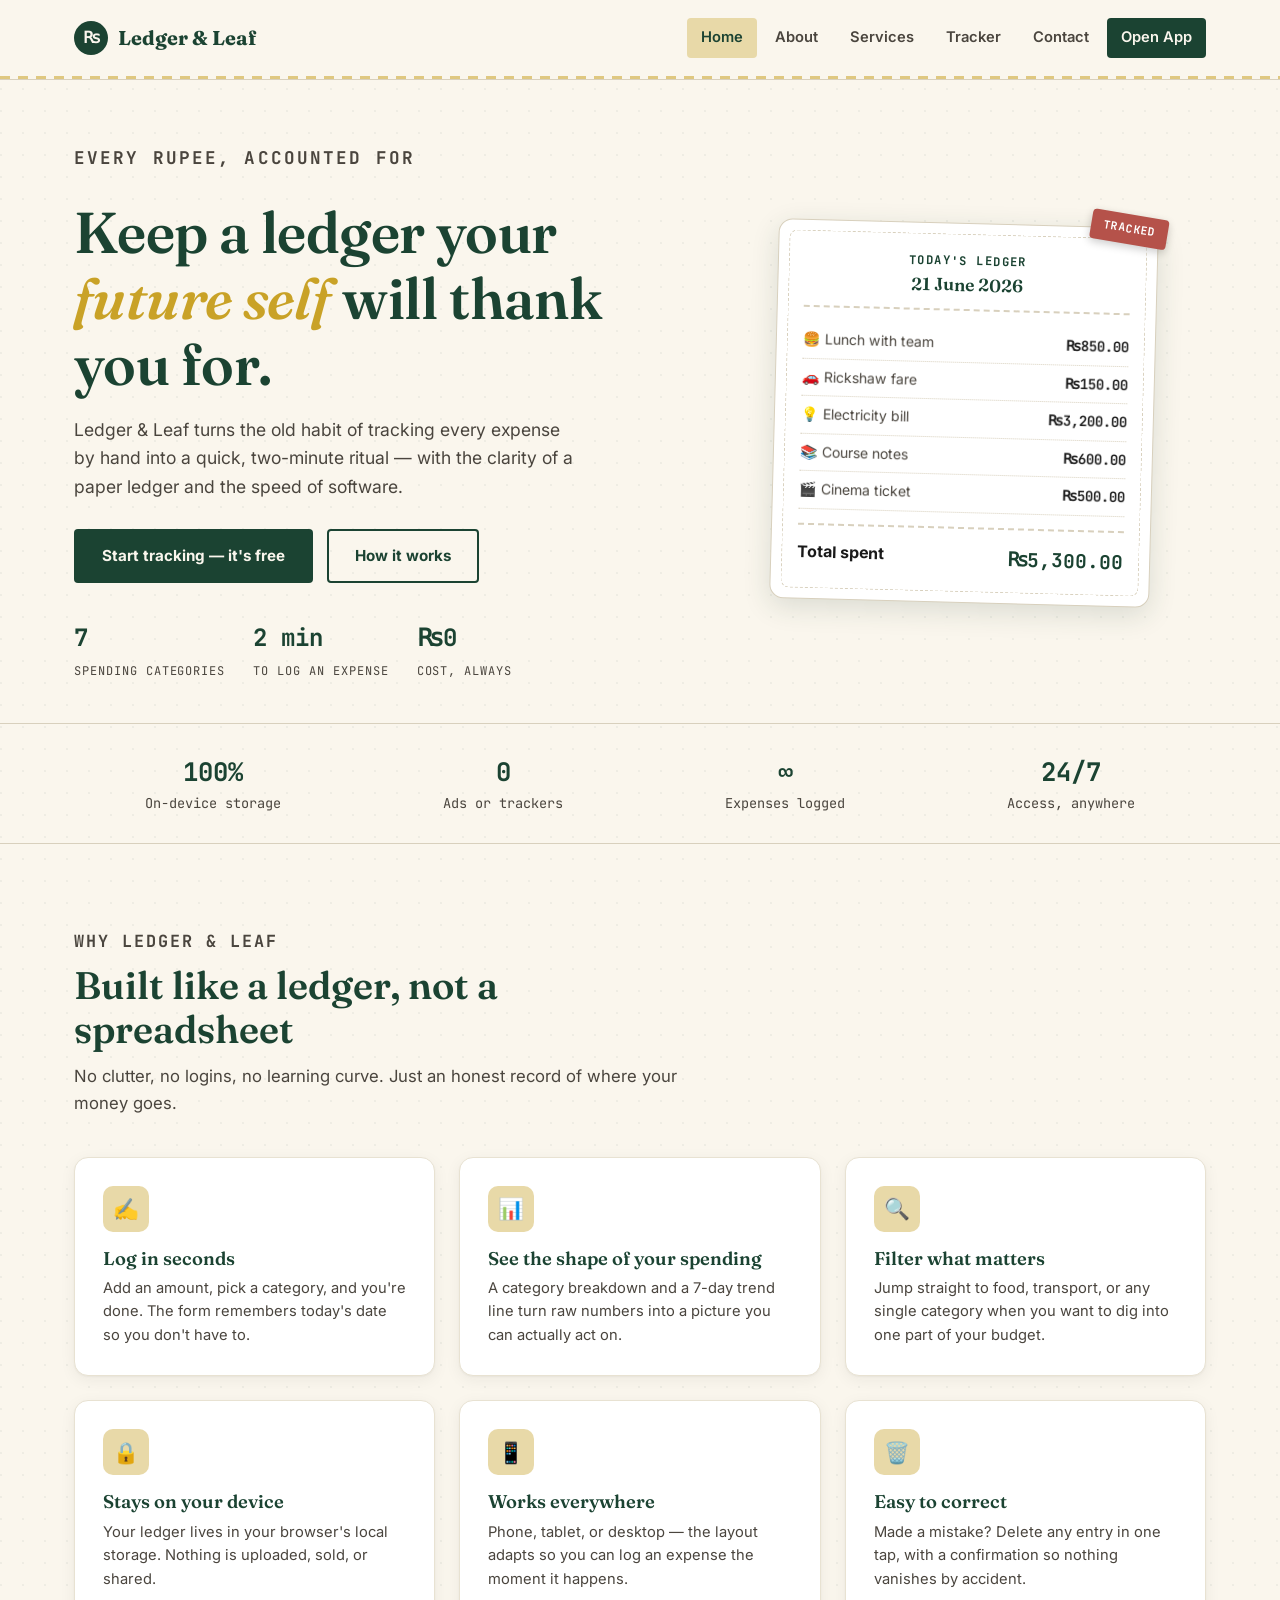
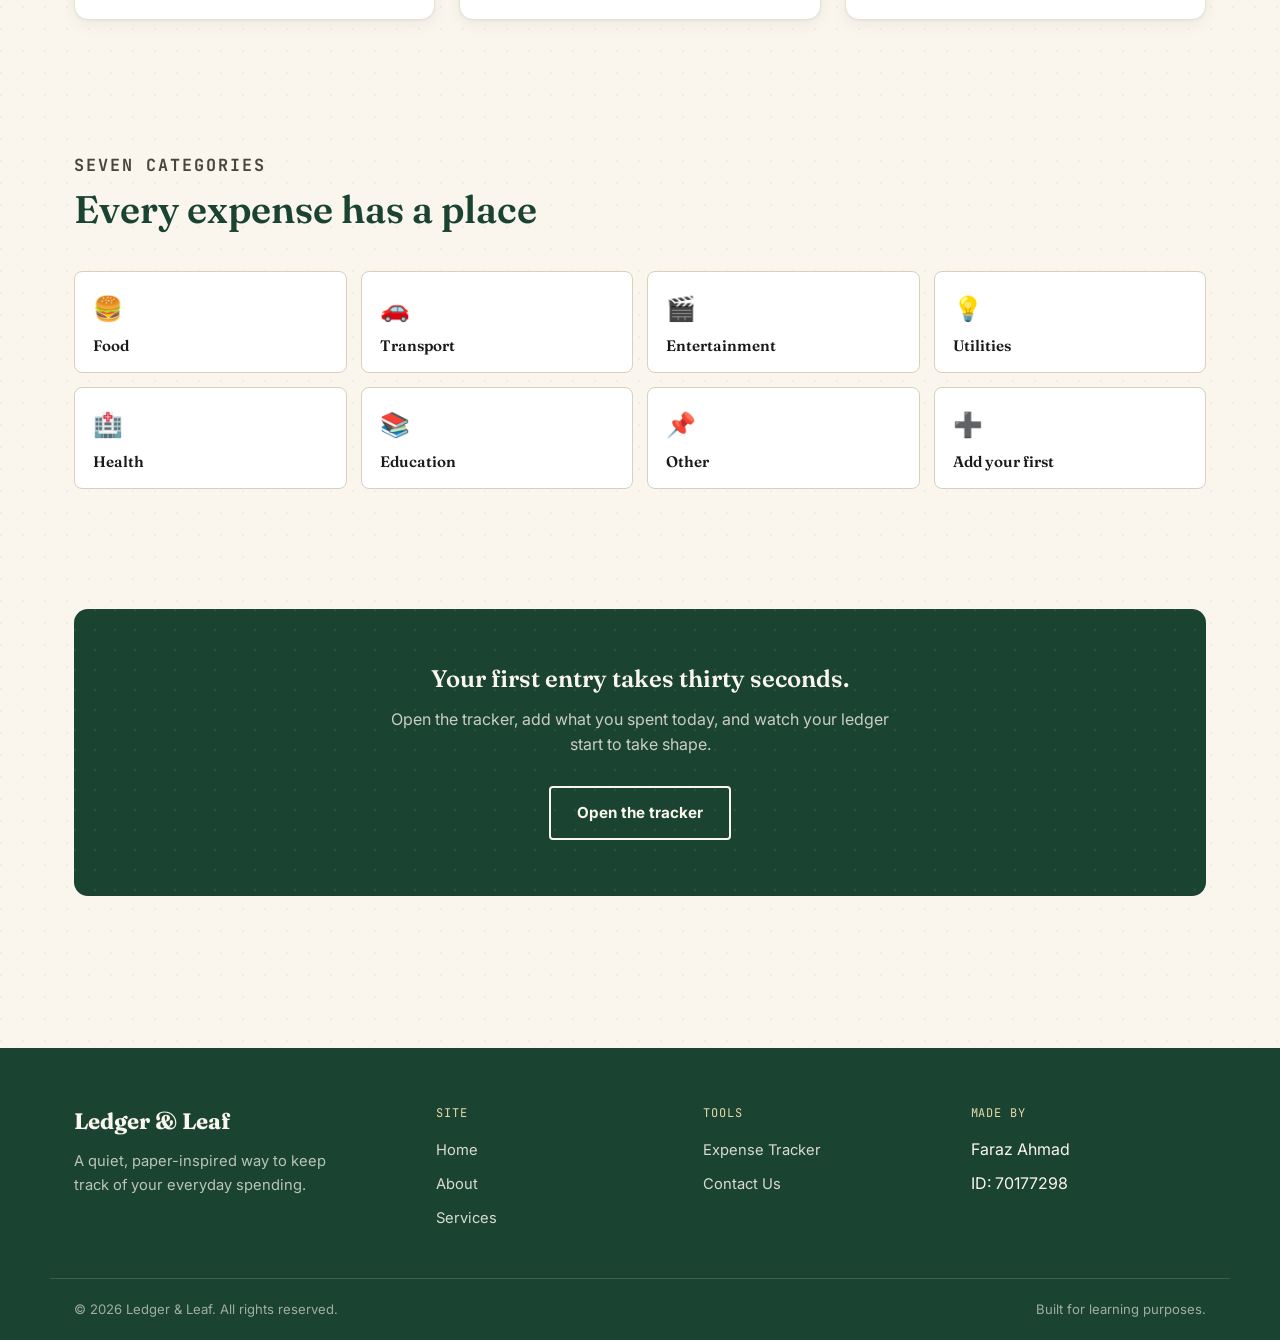
<file: index.html>
<!DOCTYPE html>
<html lang="en">
<head>
    <meta charset="UTF-8">
    <meta name="viewport" content="width=device-width, initial-scale=1.0">
    <title>Ledger & Leaf — Personal Finance Tracker</title>
    <meta name="description" content="Ledger & Leaf is a simple, paper-inspired expense tracker that helps you log spending, spot trends, and stay on budget.">
    <link rel="stylesheet" href="css/base.css">
    <link rel="stylesheet" href="css/home.css">
</head>
<body data-page="home">
    <a href="#main" class="skip-link">Skip to main content</a>

    <!-- ===================== NAVIGATION ===================== -->
    <header class="site-header">
        <nav class="nav" aria-label="Main navigation">
            <a href="index.html" class="brand">
                <span class="brand__mark" aria-hidden="true">₨</span>
                Ledger &amp; Leaf
            </a>
            <button class="nav__toggle" aria-label="Toggle navigation menu" aria-expanded="false">
                <span></span><span></span><span></span>
            </button>
            <ul class="nav__links">
                <li><a href="index.html" data-page="home">Home</a></li>
                <li><a href="pages/about.html" data-page="about">About</a></li>
                <li><a href="pages/services.html" data-page="services">Services</a></li>
                <li><a href="pages/tracker.html" data-page="tracker">Tracker</a></li>
                <li><a href="pages/contact.html" data-page="contact">Contact</a></li>
                <li><a href="pages/tracker.html" class="nav__cta">Open App</a></li>
            </ul>
        </nav>
    </header>

    <main id="main">
        <!-- ===================== HERO ===================== -->
        <section class="hero">
            <div class="wrap hero__grid">
                <div class="hero__copy">
                    <p class="eyebrow">Every rupee, accounted for</p>
                    <h1>Keep a ledger your <em>future self</em> will thank you for.</h1>
                    <p>Ledger &amp; Leaf turns the old habit of tracking every expense by hand into a quick, two-minute ritual — with the clarity of a paper ledger and the speed of software.</p>
                    <div class="hero__actions">
                        <a href="pages/tracker.html" class="btn btn--primary">Start tracking — it's free</a>
                        <a href="pages/about.html" class="btn btn--ghost">How it works</a>
                    </div>
                    <div class="hero__meta">
                        <div class="hero__meta-item">
                            <strong>7</strong>
                            <span>Spending categories</span>
                        </div>
                        <div class="hero__meta-item">
                            <strong>2 min</strong>
                            <span>To log an expense</span>
                        </div>
                        <div class="hero__meta-item">
                            <strong>₨0</strong>
                            <span>Cost, always</span>
                        </div>
                    </div>
                </div>

                <div class="hero__art" aria-hidden="true">
                    <div class="receipt">
                        <div class="receipt__stamp">TRACKED</div>
                        <div class="receipt__head">
                            <p class="eyebrow">Today's Ledger</p>
                            <h3>21 June 2026</h3>
                        </div>
                        <div class="receipt__row"><span>🍔 Lunch with team</span><span>₨850.00</span></div>
                        <div class="receipt__row"><span>🚗 Rickshaw fare</span><span>₨150.00</span></div>
                        <div class="receipt__row"><span>💡 Electricity bill</span><span>₨3,200.00</span></div>
                        <div class="receipt__row"><span>📚 Course notes</span><span>₨600.00</span></div>
                        <div class="receipt__row"><span>🎬 Cinema ticket</span><span>₨500.00</span></div>
                        <div class="receipt__total"><span>Total spent</span><span>₨5,300.00</span></div>
                    </div>
                </div>
            </div>
        </section>

        <!-- ===================== TRUST STRIP ===================== -->
        <div class="trust-strip">
            <div class="wrap trust-strip__row">
                <div class="trust-strip__item"><strong>100%</strong>On-device storage</div>
                <div class="trust-strip__item"><strong>0</strong>Ads or trackers</div>
                <div class="trust-strip__item"><strong>∞</strong>Expenses logged</div>
                <div class="trust-strip__item"><strong>24/7</strong>Access, anywhere</div>
            </div>
        </div>

        <!-- ===================== FEATURES ===================== -->
        <section class="section">
            <div class="wrap">
                <div class="section-head">
                    <p class="eyebrow">Why Ledger &amp; Leaf</p>
                    <h2>Built like a ledger, not a spreadsheet</h2>
                    <p>No clutter, no logins, no learning curve. Just an honest record of where your money goes.</p>
                </div>
                <div class="features-grid">
                    <article class="card feature-card">
                        <div class="feature-card__icon" aria-hidden="true">✍️</div>
                        <h3>Log in seconds</h3>
                        <p>Add an amount, pick a category, and you're done. The form remembers today's date so you don't have to.</p>
                    </article>
                    <article class="card feature-card">
                        <div class="feature-card__icon" aria-hidden="true">📊</div>
                        <h3>See the shape of your spending</h3>
                        <p>A category breakdown and a 7-day trend line turn raw numbers into a picture you can actually act on.</p>
                    </article>
                    <article class="card feature-card">
                        <div class="feature-card__icon" aria-hidden="true">🔍</div>
                        <h3>Filter what matters</h3>
                        <p>Jump straight to food, transport, or any single category when you want to dig into one part of your budget.</p>
                    </article>
                    <article class="card feature-card">
                        <div class="feature-card__icon" aria-hidden="true">🔒</div>
                        <h3>Stays on your device</h3>
                        <p>Your ledger lives in your browser's local storage. Nothing is uploaded, sold, or shared.</p>
                    </article>
                    <article class="card feature-card">
                        <div class="feature-card__icon" aria-hidden="true">📱</div>
                        <h3>Works everywhere</h3>
                        <p>Phone, tablet, or desktop — the layout adapts so you can log an expense the moment it happens.</p>
                    </article>
                    <article class="card feature-card">
                        <div class="feature-card__icon" aria-hidden="true">🗑️</div>
                        <h3>Easy to correct</h3>
                        <p>Made a mistake? Delete any entry in one tap, with a confirmation so nothing vanishes by accident.</p>
                    </article>
                </div>
            </div>
        </section>

        <!-- ===================== CATEGORIES ===================== -->
        <section class="section section--tight">
            <div class="wrap">
                <div class="section-head">
                    <p class="eyebrow">Seven categories</p>
                    <h2>Every expense has a place</h2>
                </div>
                <div class="cat-showcase">
                    <div class="cat-tile"><div class="cat-tile__emoji">🍔</div><h4>Food</h4></div>
                    <div class="cat-tile"><div class="cat-tile__emoji">🚗</div><h4>Transport</h4></div>
                    <div class="cat-tile"><div class="cat-tile__emoji">🎬</div><h4>Entertainment</h4></div>
                    <div class="cat-tile"><div class="cat-tile__emoji">💡</div><h4>Utilities</h4></div>
                    <div class="cat-tile"><div class="cat-tile__emoji">🏥</div><h4>Health</h4></div>
                    <div class="cat-tile"><div class="cat-tile__emoji">📚</div><h4>Education</h4></div>
                    <div class="cat-tile"><div class="cat-tile__emoji">📌</div><h4>Other</h4></div>
                    <div class="cat-tile"><div class="cat-tile__emoji">➕</div><h4>Add your first</h4></div>
                </div>
            </div>
        </section>

        <!-- ===================== CTA ===================== -->
        <section class="section">
            <div class="wrap">
                <div class="cta-band">
                    <h2>Your first entry takes thirty seconds.</h2>
                    <p>Open the tracker, add what you spent today, and watch your ledger start to take shape.</p>
                    <a href="pages/tracker.html" class="btn btn--ghost">Open the tracker</a>
                </div>
            </div>
        </section>
    </main>

    <!-- ===================== FOOTER ===================== -->
    <footer class="site-footer">
        <div class="footer-top">
            <div>
                <p class="footer-brand">Ledger &amp; Leaf</p>
                <p class="footer-tag">A quiet, paper-inspired way to keep track of your everyday spending.</p>
            </div>
            <div>
                <p class="footer-heading">Site</p>
                <ul class="footer-links">
                    <li><a href="index.html">Home</a></li>
                    <li><a href="pages/about.html">About</a></li>
                    <li><a href="pages/services.html">Services</a></li>
                </ul>
            </div>
            <div>
                <p class="footer-heading">Tools</p>
                <ul class="footer-links">
                    <li><a href="pages/tracker.html">Expense Tracker</a></li>
                    <li><a href="pages/contact.html">Contact Us</a></li>
                </ul>
            </div>
            <div>
                <p class="footer-heading">Made by</p>
                <ul class="footer-links">
                    <li>Faraz Ahmad</li>
                    <li>ID: 70177298</li>
                </ul>
            </div>
        </div>
        <div class="footer-bottom">
            <p>&copy; <span id="footerYear">2026</span> Ledger &amp; Leaf. All rights reserved.</p>
            <p>Built for learning purposes.</p>
        </div>
    </footer>

    <script src="js/shared.js"></script>
</body>
</html>
</file>
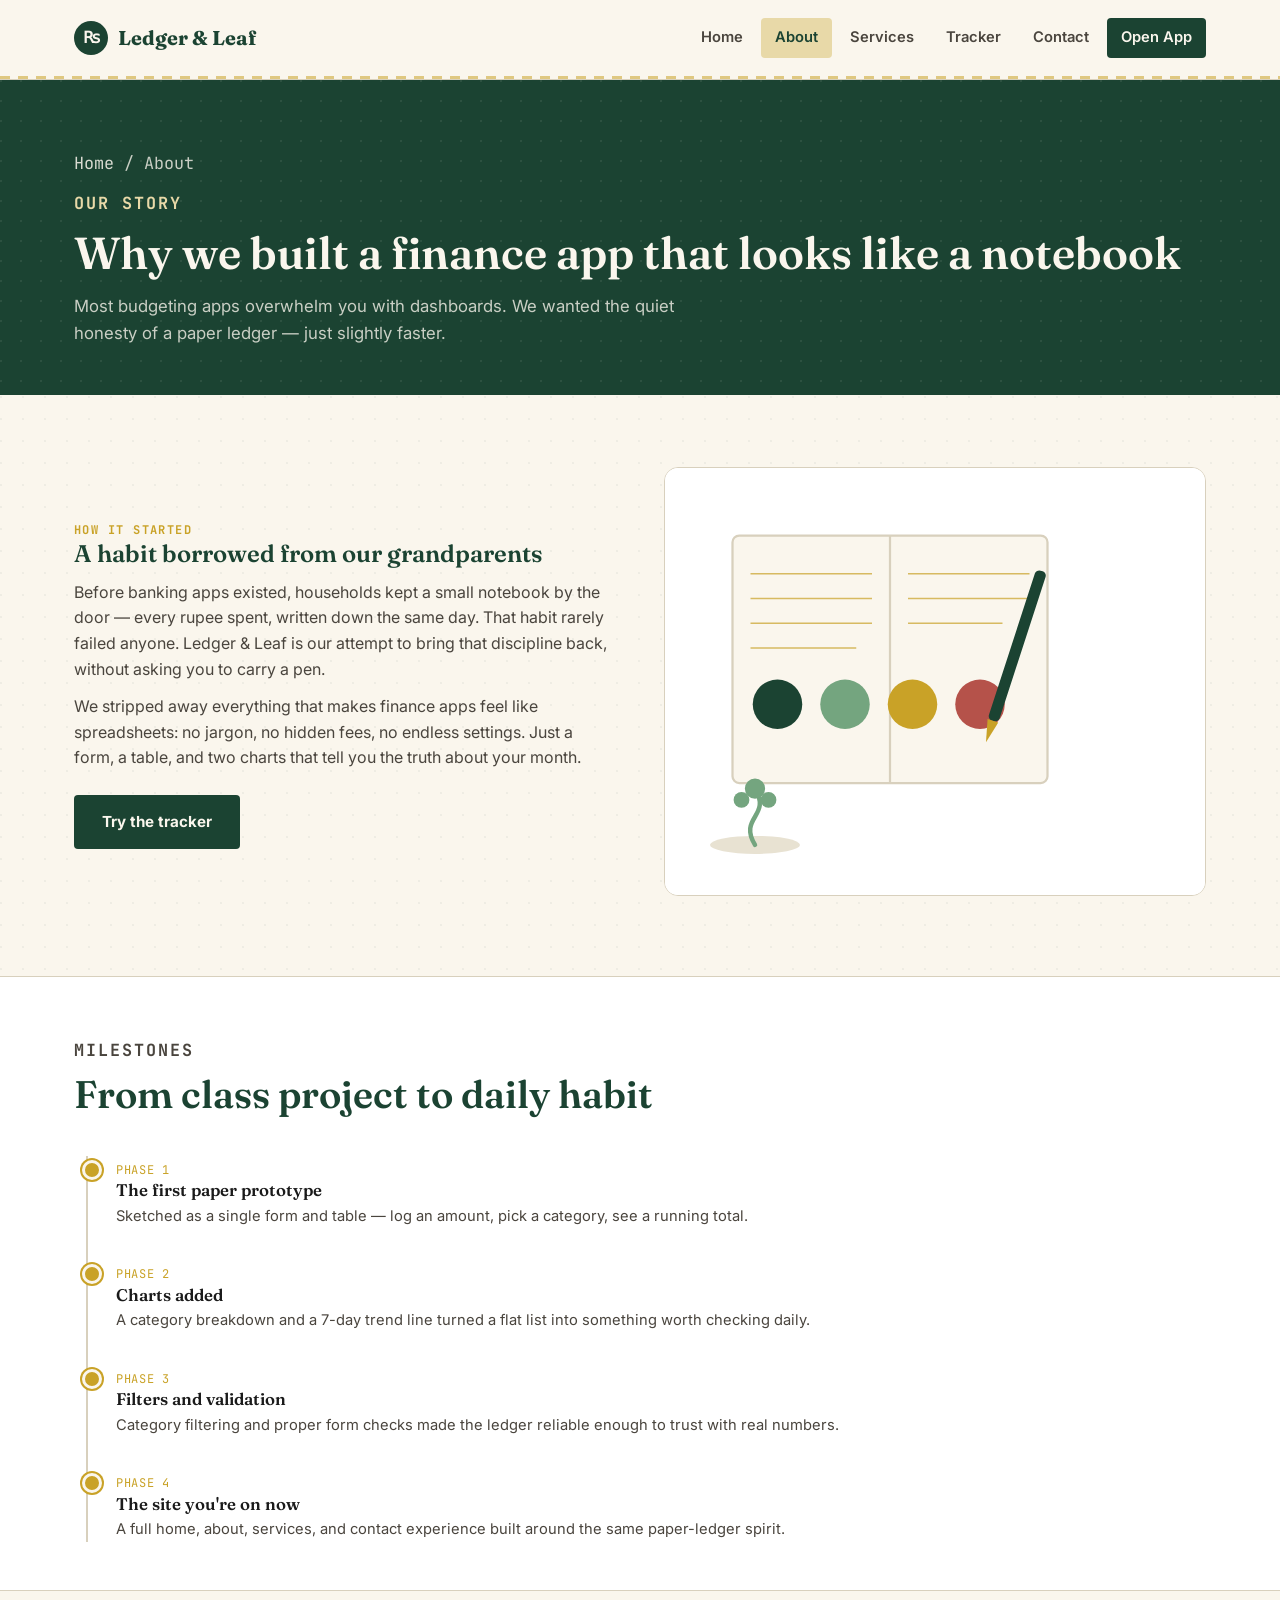
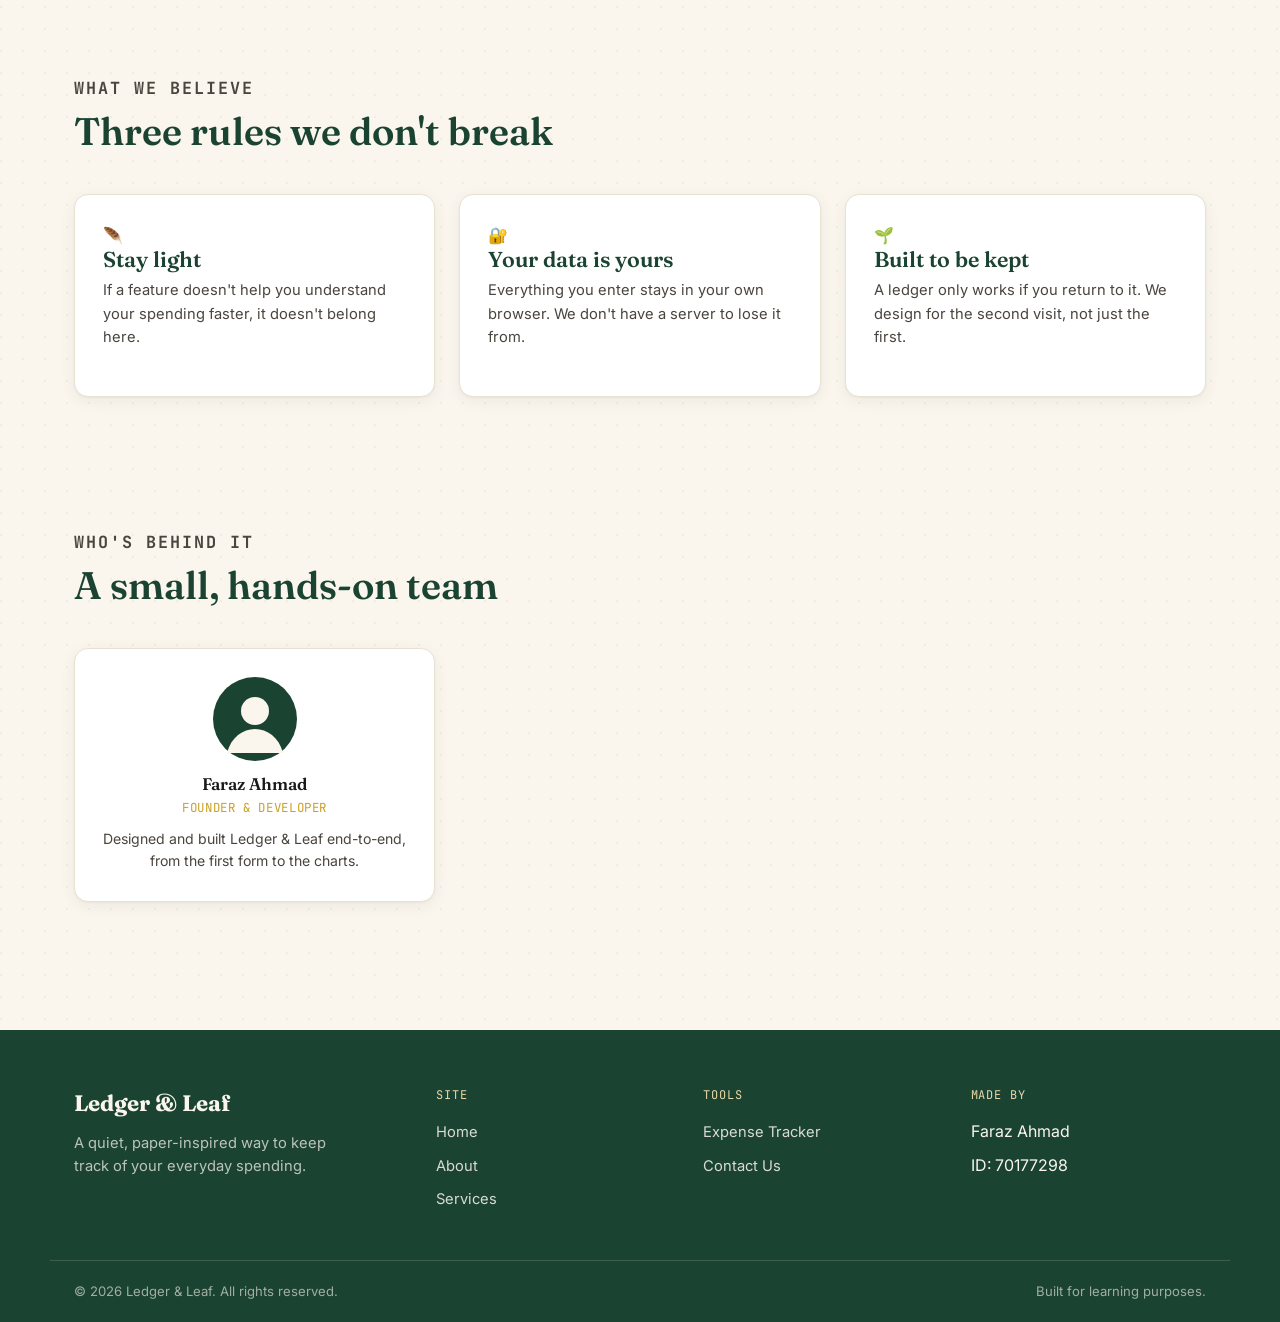
<file: pages/about.html>
<!DOCTYPE html>
<html lang="en">
<head>
    <meta charset="UTF-8">
    <meta name="viewport" content="width=device-width, initial-scale=1.0">
    <title>About — Ledger & Leaf</title>
    <meta name="description" content="Learn the story behind Ledger & Leaf, why it was built around paper-ledger habits, and the values that guide it.">
    <link rel="stylesheet" href="../css/base.css">
    <link rel="stylesheet" href="../css/pages.css">
</head>
<body data-page="about">
    <a href="#main" class="skip-link">Skip to main content</a>

    <header class="site-header">
        <nav class="nav" aria-label="Main navigation">
            <a href="../index.html" class="brand">
                <span class="brand__mark" aria-hidden="true">₨</span>
                Ledger &amp; Leaf
            </a>
            <button class="nav__toggle" aria-label="Toggle navigation menu" aria-expanded="false">
                <span></span><span></span><span></span>
            </button>
            <ul class="nav__links">
                <li><a href="../index.html" data-page="home">Home</a></li>
                <li><a href="about.html" data-page="about">About</a></li>
                <li><a href="services.html" data-page="services">Services</a></li>
                <li><a href="tracker.html" data-page="tracker">Tracker</a></li>
                <li><a href="contact.html" data-page="contact">Contact</a></li>
                <li><a href="tracker.html" class="nav__cta">Open App</a></li>
            </ul>
        </nav>
    </header>

    <main id="main">
        <header class="page-header">
            <div class="wrap">
                <p class="breadcrumb"><a href="../index.html">Home</a> / About</p>
                <p class="eyebrow">Our story</p>
                <h1>Why we built a finance app that looks like a notebook</h1>
                <p>Most budgeting apps overwhelm you with dashboards. We wanted the quiet honesty of a paper ledger — just slightly faster.</p>
            </div>
        </header>

        <section class="section">
            <div class="wrap about-grid">
                <div>
                    <p class="eyebrow">How it started</p>
                    <h2>A habit borrowed from our grandparents</h2>
                    <p class="mt-sm" style="color: var(--ink-soft);">Before banking apps existed, households kept a small notebook by the door — every rupee spent, written down the same day. That habit rarely failed anyone. Ledger &amp; Leaf is our attempt to bring that discipline back, without asking you to carry a pen.</p>
                    <p class="mt-sm" style="color: var(--ink-soft);">We stripped away everything that makes finance apps feel like spreadsheets: no jargon, no hidden fees, no endless settings. Just a form, a table, and two charts that tell you the truth about your month.</p>
                    <a href="tracker.html" class="btn btn--primary mt-md">Try the tracker</a>
                </div>
                <div>
                    <svg viewBox="0 0 480 380" role="img" aria-label="Illustration of an open ledger book with a pen and a small plant beside it" style="width:100%; height:auto; background:var(--paper-card); border-radius:14px; border:1px solid var(--line);">
                        <rect x="0" y="0" width="480" height="380" fill="#FFFFFF"/>
                        <g transform="translate(60,60)">
                            <rect x="0" y="0" width="280" height="220" rx="6" fill="#FAF6ED" stroke="#D8D0BD" stroke-width="2"/>
                            <line x1="140" y1="0" x2="140" y2="220" stroke="#D8D0BD" stroke-width="2"/>
                            <g stroke="#C9A227" stroke-width="1.5" opacity="0.7">
                                <line x1="16" y1="34" x2="124" y2="34"/>
                                <line x1="16" y1="56" x2="124" y2="56"/>
                                <line x1="16" y1="78" x2="124" y2="78"/>
                                <line x1="16" y1="100" x2="110" y2="100"/>
                                <line x1="156" y1="34" x2="264" y2="34"/>
                                <line x1="156" y1="56" x2="264" y2="56"/>
                                <line x1="156" y1="78" x2="240" y2="78"/>
                            </g>
                            <circle cx="40" cy="150" r="22" fill="#1B4332"/>
                            <circle cx="100" cy="150" r="22" fill="#74A57F"/>
                            <circle cx="160" cy="150" r="22" fill="#C9A227"/>
                            <circle cx="220" cy="150" r="22" fill="#B5524A"/>
                        </g>
                        <g transform="translate(330,90) rotate(18)">
                            <rect x="0" y="0" width="10" height="140" rx="4" fill="#1B4332"/>
                            <polygon points="0,140 10,140 5,160" fill="#C9A227"/>
                        </g>
                        <g transform="translate(60,300)">
                            <ellipse cx="20" cy="35" rx="40" ry="8" fill="#E8E2D2"/>
                            <path d="M20 35 C 5 10, 35 10, 20 -15" stroke="#74A57F" stroke-width="4" fill="none" stroke-linecap="round"/>
                            <circle cx="20" cy="-15" r="9" fill="#74A57F"/>
                            <circle cx="8" cy="-5" r="7" fill="#74A57F"/>
                            <circle cx="32" cy="-5" r="7" fill="#74A57F"/>
                        </g>
                    </svg>
                </div>
            </div>
        </section>

        <section class="section section--tight" style="background: var(--paper-card); border-top: 1px solid var(--line); border-bottom: 1px solid var(--line);">
            <div class="wrap">
                <div class="section-head">
                    <p class="eyebrow">Milestones</p>
                    <h2>From class project to daily habit</h2>
                </div>
                <div class="timeline">
                    <div class="timeline__item">
                        <span class="timeline__date">Phase 1</span>
                        <h4>The first paper prototype</h4>
                        <p>Sketched as a single form and table — log an amount, pick a category, see a running total.</p>
                    </div>
                    <div class="timeline__item">
                        <span class="timeline__date">Phase 2</span>
                        <h4>Charts added</h4>
                        <p>A category breakdown and a 7-day trend line turned a flat list into something worth checking daily.</p>
                    </div>
                    <div class="timeline__item">
                        <span class="timeline__date">Phase 3</span>
                        <h4>Filters and validation</h4>
                        <p>Category filtering and proper form checks made the ledger reliable enough to trust with real numbers.</p>
                    </div>
                    <div class="timeline__item">
                        <span class="timeline__date">Phase 4</span>
                        <h4>The site you're on now</h4>
                        <p>A full home, about, services, and contact experience built around the same paper-ledger spirit.</p>
                    </div>
                </div>
            </div>
        </section>

        <section class="section">
            <div class="wrap">
                <div class="section-head">
                    <p class="eyebrow">What we believe</p>
                    <h2>Three rules we don't break</h2>
                </div>
                <div class="value-grid">
                    <article class="card">
                        <div class="feature-card__icon" aria-hidden="true">🪶</div>
                        <h3 class="card__title">Stay light</h3>
                        <p>If a feature doesn't help you understand your spending faster, it doesn't belong here.</p>
                    </article>
                    <article class="card">
                        <div class="feature-card__icon" aria-hidden="true">🔐</div>
                        <h3 class="card__title">Your data is yours</h3>
                        <p>Everything you enter stays in your own browser. We don't have a server to lose it from.</p>
                    </article>
                    <article class="card">
                        <div class="feature-card__icon" aria-hidden="true">🌱</div>
                        <h3 class="card__title">Built to be kept</h3>
                        <p>A ledger only works if you return to it. We design for the second visit, not just the first.</p>
                    </article>
                </div>
            </div>
        </section>

        <section class="section section--tight">
            <div class="wrap">
                <div class="section-head">
                    <p class="eyebrow">Who's behind it</p>
                    <h2>A small, hands-on team</h2>
                </div>
                <div class="team-grid">
                    <article class="card team-card">
                        <svg width="84" height="84" viewBox="0 0 84 84" style="margin:0 auto 14px; display:block;"><circle cx="42" cy="42" r="42" fill="#1B4332"/><circle cx="42" cy="34" r="14" fill="#FAF6ED"/><path d="M14 76c4-16 16-24 28-24s24 8 28 24" fill="#FAF6ED"/></svg>
                        <h4>Faraz Ahmad</h4>
                        <span>Founder &amp; Developer</span>
                        <p>Designed and built Ledger &amp; Leaf end-to-end, from the first form to the charts.</p>
                    
                </div>
            </div>
        </section>
    </main>

    <footer class="site-footer">
        <div class="footer-top">
            <div>
                <p class="footer-brand">Ledger &amp; Leaf</p>
                <p class="footer-tag">A quiet, paper-inspired way to keep track of your everyday spending.</p>
            </div>
            <div>
                <p class="footer-heading">Site</p>
                <ul class="footer-links">
                    <li><a href="../index.html">Home</a></li>
                    <li><a href="about.html">About</a></li>
                    <li><a href="services.html">Services</a></li>
                </ul>
            </div>
            <div>
                <p class="footer-heading">Tools</p>
                <ul class="footer-links">
                    <li><a href="tracker.html">Expense Tracker</a></li>
                    <li><a href="contact.html">Contact Us</a></li>
                </ul>
            </div>
            <div>
                <p class="footer-heading">Made by</p>
                <ul class="footer-links">
                    <li>Faraz Ahmad</li>
                    <li>ID: 70177298</li>
                </ul>
            </div>
        </div>
        <div class="footer-bottom">
            <p>&copy; <span id="footerYear">2026</span> Ledger &amp; Leaf. All rights reserved.</p>
            <p>Built for learning purposes.</p>
        </div>
    </footer>

    <script src="../js/shared.js"></script>
</body>
</html>
</file>
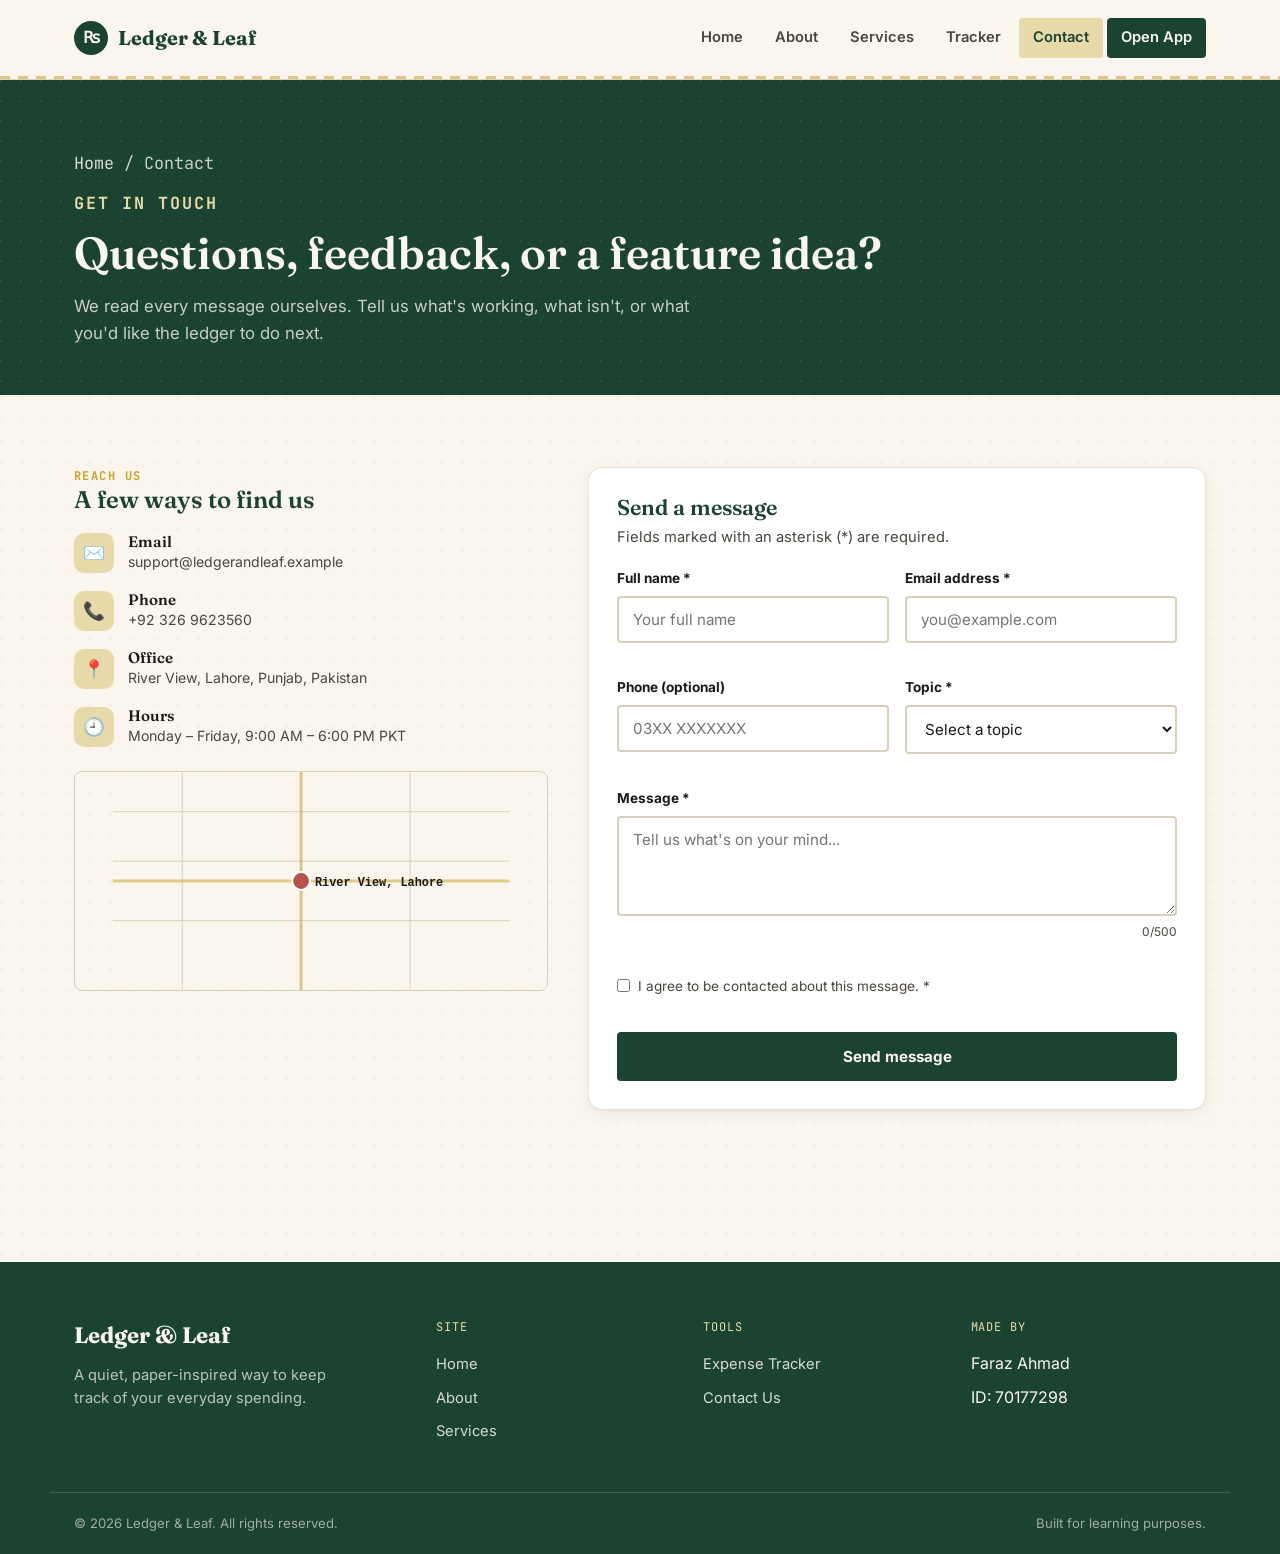
<file: pages/contact.html>
<!DOCTYPE html>
<html lang="en">
<head>
    <meta charset="UTF-8">
    <meta name="viewport" content="width=device-width, initial-scale=1.0">
    <title>Contact — Ledger & Leaf</title>
    <meta name="description" content="Get in touch with the Ledger & Leaf team with questions, feedback, or feature requests.">
    <link rel="stylesheet" href="../css/base.css">
    <link rel="stylesheet" href="../css/pages.css">
</head>
<body data-page="contact">
    <a href="#main" class="skip-link">Skip to main content</a>

    <header class="site-header">
        <nav class="nav" aria-label="Main navigation">
            <a href="../index.html" class="brand">
                <span class="brand__mark" aria-hidden="true">₨</span>
                Ledger &amp; Leaf
            </a>
            <button class="nav__toggle" aria-label="Toggle navigation menu" aria-expanded="false">
                <span></span><span></span><span></span>
            </button>
            <ul class="nav__links">
                <li><a href="../index.html" data-page="home">Home</a></li>
                <li><a href="about.html" data-page="about">About</a></li>
                <li><a href="services.html" data-page="services">Services</a></li>
                <li><a href="tracker.html" data-page="tracker">Tracker</a></li>
                <li><a href="contact.html" data-page="contact">Contact</a></li>
                <li><a href="tracker.html" class="nav__cta">Open App</a></li>
            </ul>
        </nav>
    </header>

    <main id="main">
        <header class="page-header">
            <div class="wrap">
                <p class="breadcrumb"><a href="../index.html">Home</a> / Contact</p>
                <p class="eyebrow">Get in touch</p>
                <h1>Questions, feedback, or a feature idea?</h1>
                <p>We read every message ourselves. Tell us what's working, what isn't, or what you'd like the ledger to do next.</p>
            </div>
        </header>

        <section class="section">
            <div class="wrap contact-grid">

                <div>
                    <p class="eyebrow">Reach us</p>
                    <h2>A few ways to find us</h2>
                    <div class="contact-info-list">
                        <div class="contact-info-item">
                            <div class="contact-info-item__icon" aria-hidden="true">✉️</div>
                            <div>
                                <h4>Email</h4>
                                <p>support@ledgerandleaf.example</p>
                            </div>
                        </div>
                        <div class="contact-info-item">
                            <div class="contact-info-item__icon" aria-hidden="true">📞</div>
                            <div>
                                <h4>Phone</h4>
                                <p>+92 326 9623560</p>
                            </div>
                        </div>
                        <div class="contact-info-item">
                            <div class="contact-info-item__icon" aria-hidden="true">📍</div>
                            <div>
                                <h4>Office</h4>
                                <p>River View, Lahore, Punjab, Pakistan</p>
                            </div>
                        </div>
                        <div class="contact-info-item">
                            <div class="contact-info-item__icon" aria-hidden="true">🕘</div>
                            <div>
                                <h4>Hours</h4>
                                <p>Monday – Friday, 9:00 AM – 6:00 PM PKT</p>
                            </div>
                        </div>
                    </div>

                    <div class="map-frame" role="img" aria-label="Stylised map marking our office in Gulberg III, Lahore">
                        <svg viewBox="0 0 400 220" xmlns="http://www.w3.org/2000/svg" style="width:100%; height:100%;">
                            <rect width="400" height="220" fill="#FAF6ED"/>
                            <g stroke="#D8D0BD" stroke-width="1">
                                <line x1="0" y1="40" x2="400" y2="40"/>
                                <line x1="0" y1="90" x2="400" y2="90"/>
                                <line x1="0" y1="150" x2="400" y2="150"/>
                                <line x1="70" y1="0" x2="70" y2="220"/>
                                <line x1="190" y1="0" x2="190" y2="220"/>
                                <line x1="300" y1="0" x2="300" y2="220"/>
                            </g>
                            <path d="M0 110 H400" stroke="#C9A227" stroke-width="3" opacity="0.5"/>
                            <path d="M190 0 V220" stroke="#C9A227" stroke-width="3" opacity="0.5"/>
                            <g transform="translate(190,110)">
                                <circle r="9" fill="#B5524A" stroke="#FFFFFF" stroke-width="2"/>
                                <text x="14" y="5" font-family="monospace" font-size="12" fill="#1A1A1A" font-weight="700">River View, Lahore</text>
                            </g>
                        </svg>
                    </div>
                </div>

                <div class="card">
                    <h2 class="card__title">Send a message</h2>
                    <p>Fields marked with an asterisk (*) are required.</p>

                    <div id="formStatus" class="form__status" role="alert"></div>

                    <form id="contactForm" class="form" novalidate>
                        <div class="form__row">
                            <div class="form__group">
                                <label for="fullName" class="form__label">Full name *</label>
                                <input type="text" id="fullName" class="form__input" placeholder="Your full name" autocomplete="name">
                                <span class="form__error" id="fullNameError"></span>
                            </div>
                            <div class="form__group">
                                <label for="email" class="form__label">Email address *</label>
                                <input type="email" id="email" class="form__input" placeholder="you@example.com" autocomplete="email">
                                <span class="form__error" id="emailError"></span>
                            </div>
                        </div>

                        <div class="form__row">
                            <div class="form__group">
                                <label for="phone" class="form__label">Phone (optional)</label>
                                <input type="tel" id="phone" class="form__input" placeholder="03XX XXXXXXX" autocomplete="tel">
                                <span class="form__error" id="phoneError"></span>
                            </div>
                            <div class="form__group">
                                <label for="topic" class="form__label">Topic *</label>
                                <select id="topic" class="form__select">
                                    <option value="">Select a topic</option>
                                    <option value="Bug Report">Bug report</option>
                                    <option value="Feature Request">Feature request</option>
                                    <option value="General Question">General question</option>
                                    <option value="Partnership">Partnership</option>
                                </select>
                                <span class="form__error" id="topicError"></span>
                            </div>
                        </div>

                        <div class="form__group">
                            <label for="message" class="form__label">Message *</label>
                            <textarea id="message" class="form__textarea" placeholder="Tell us what's on your mind..." maxlength="500"></textarea>
                            <div class="char-count"><span id="charCount">0</span>/500</div>
                            <span class="form__error" id="messageError"></span>
                        </div>

                        <div class="form__group">
                            <label style="display:flex; align-items:flex-start; gap:8px; font-size:0.85rem; color:var(--ink-soft); font-weight:400;">
                                <input type="checkbox" id="consent" style="margin-top:3px;">
                                I agree to be contacted about this message. *
                            </label>
                            <span class="form__error" id="consentError"></span>
                        </div>

                        <button type="submit" class="btn btn--primary btn--block">Send message</button>
                    </form>
                </div>
            </div>
        </section>
    </main>

    <footer class="site-footer">
        <div class="footer-top">
            <div>
                <p class="footer-brand">Ledger &amp; Leaf</p>
                <p class="footer-tag">A quiet, paper-inspired way to keep track of your everyday spending.</p>
            </div>
            <div>
                <p class="footer-heading">Site</p>
                <ul class="footer-links">
                    <li><a href="../index.html">Home</a></li>
                    <li><a href="about.html">About</a></li>
                    <li><a href="services.html">Services</a></li>
                </ul>
            </div>
            <div>
                <p class="footer-heading">Tools</p>
                <ul class="footer-links">
                    <li><a href="tracker.html">Expense Tracker</a></li>
                    <li><a href="contact.html">Contact Us</a></li>
                </ul>
            </div>
            <div>
                <p class="footer-heading">Made by</p>
                <ul class="footer-links">
                    <li>Faraz Ahmad</li>
                    <li>ID: 70177298</li>
                </ul>
            </div>
        </div>
        <div class="footer-bottom">
            <p>&copy; <span id="footerYear">2026</span> Ledger &amp; Leaf. All rights reserved.</p>
            <p>Built for learning purposes.</p>
        </div>
    </footer>

    <script src="../js/shared.js"></script>
    <script src="../js/contact.js"></script>
</body>
</html>
</file>
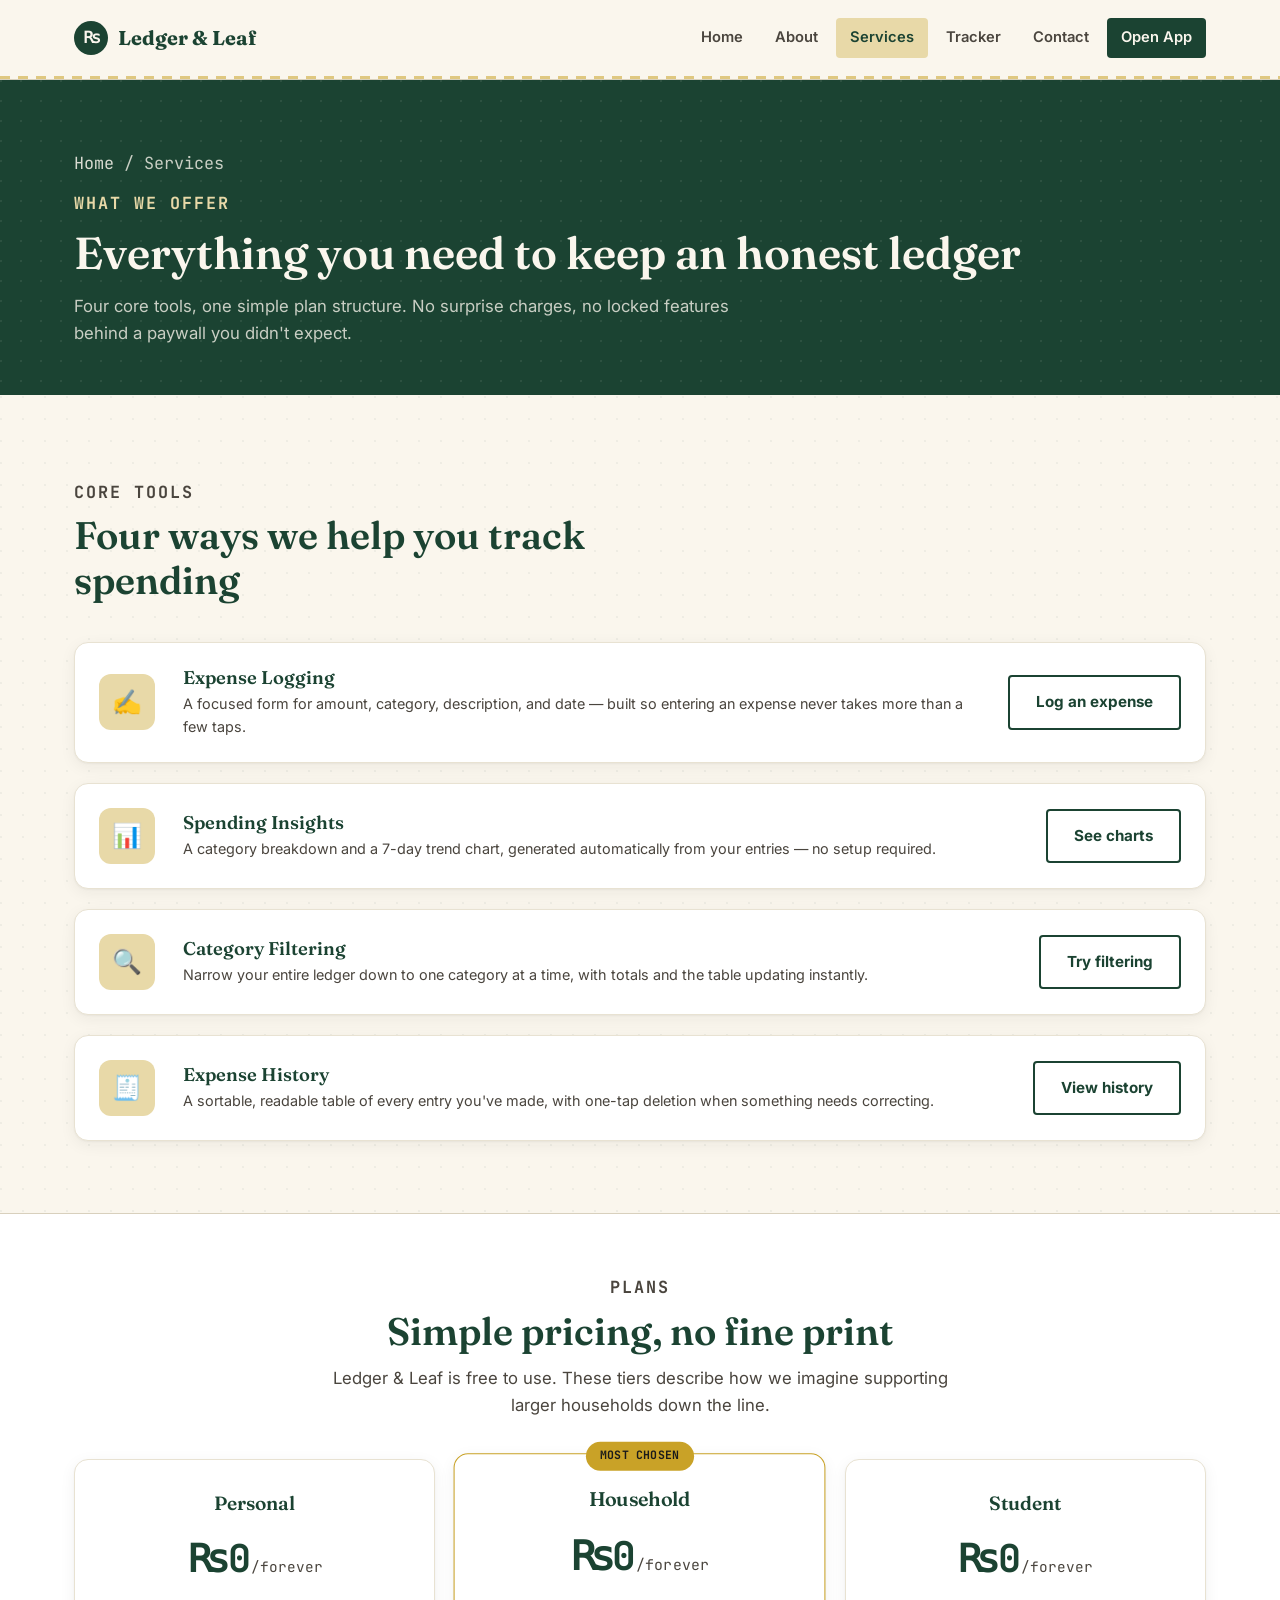
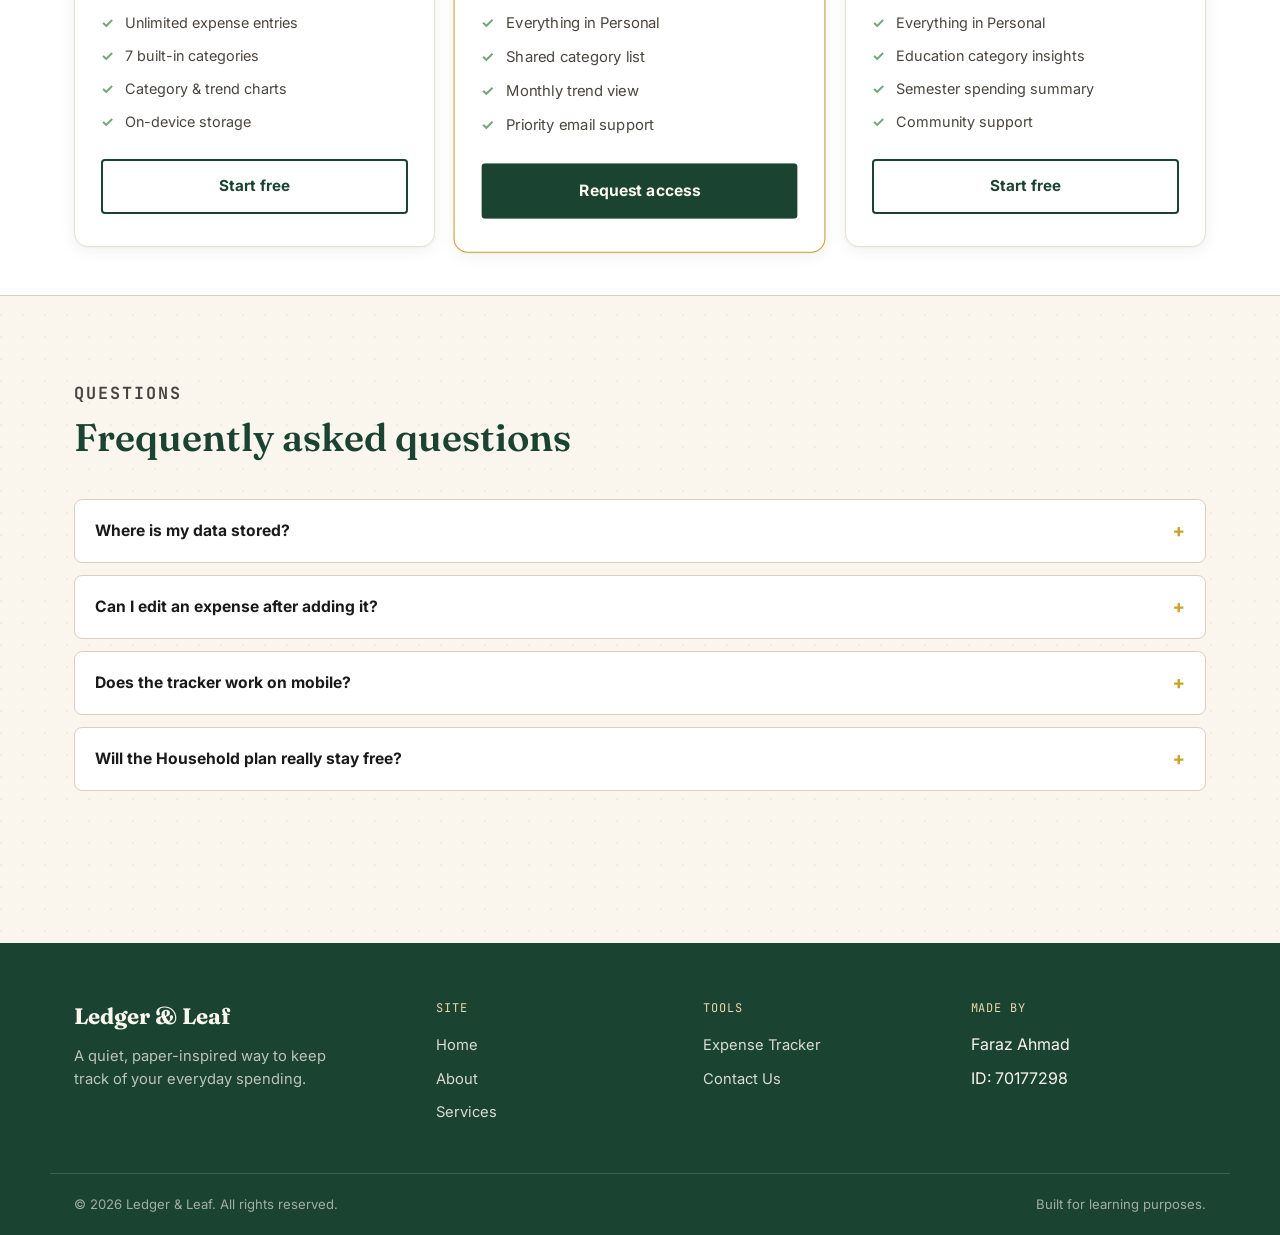
<file: pages/services.html>
<!DOCTYPE html>
<html lang="en">
<head>
    <meta charset="UTF-8">
    <meta name="viewport" content="width=device-width, initial-scale=1.0">
    <title>Services — Ledger & Leaf</title>
    <meta name="description" content="See what Ledger & Leaf offers: expense tracking, spending insights, category filters, and plans for individuals and households.">
    <link rel="stylesheet" href="../css/base.css">
    <link rel="stylesheet" href="../css/pages.css">
</head>
<body data-page="services">
    <a href="#main" class="skip-link">Skip to main content</a>

    <header class="site-header">
        <nav class="nav" aria-label="Main navigation">
            <a href="../index.html" class="brand">
                <span class="brand__mark" aria-hidden="true">₨</span>
                Ledger &amp; Leaf
            </a>
            <button class="nav__toggle" aria-label="Toggle navigation menu" aria-expanded="false">
                <span></span><span></span><span></span>
            </button>
            <ul class="nav__links">
                <li><a href="../index.html" data-page="home">Home</a></li>
                <li><a href="about.html" data-page="about">About</a></li>
                <li><a href="services.html" data-page="services">Services</a></li>
                <li><a href="tracker.html" data-page="tracker">Tracker</a></li>
                <li><a href="contact.html" data-page="contact">Contact</a></li>
                <li><a href="tracker.html" class="nav__cta">Open App</a></li>
            </ul>
        </nav>
    </header>

    <main id="main">
        <header class="page-header">
            <div class="wrap">
                <p class="breadcrumb"><a href="../index.html">Home</a> / Services</p>
                <p class="eyebrow">What we offer</p>
                <h1>Everything you need to keep an honest ledger</h1>
                <p>Four core tools, one simple plan structure. No surprise charges, no locked features behind a paywall you didn't expect.</p>
            </div>
        </header>

        <section class="section">
            <div class="wrap">
                <div class="section-head">
                    <p class="eyebrow">Core tools</p>
                    <h2>Four ways we help you track spending</h2>
                </div>
                <div class="services-list">
                    <article class="card service-row">
                        <div class="service-row__icon" aria-hidden="true">✍️</div>
                        <div>
                            <h3>Expense Logging</h3>
                            <p>A focused form for amount, category, description, and date — built so entering an expense never takes more than a few taps.</p>
                        </div>
                        <a href="tracker.html#expenseForm" class="btn btn--ghost">Log an expense</a>
                    </article>
                    <article class="card service-row">
                        <div class="service-row__icon" aria-hidden="true">📊</div>
                        <div>
                            <h3>Spending Insights</h3>
                            <p>A category breakdown and a 7-day trend chart, generated automatically from your entries — no setup required.</p>
                        </div>
                        <a href="tracker.html#chartsSection" class="btn btn--ghost">See charts</a>
                    </article>
                    <article class="card service-row">
                        <div class="service-row__icon" aria-hidden="true">🔍</div>
                        <div>
                            <h3>Category Filtering</h3>
                            <p>Narrow your entire ledger down to one category at a time, with totals and the table updating instantly.</p>
                        </div>
                        <a href="tracker.html#filterSection" class="btn btn--ghost">Try filtering</a>
                    </article>
                    <article class="card service-row">
                        <div class="service-row__icon" aria-hidden="true">🧾</div>
                        <div>
                            <h3>Expense History</h3>
                            <p>A sortable, readable table of every entry you've made, with one-tap deletion when something needs correcting.</p>
                        </div>
                        <a href="tracker.html#expensesSection" class="btn btn--ghost">View history</a>
                    </article>
                </div>
            </div>
        </section>

        <section class="section section--tight" style="background: var(--paper-card); border-top: 1px solid var(--line); border-bottom: 1px solid var(--line);">
            <div class="wrap">
                <div class="section-head text-center" style="margin-left:auto; margin-right:auto;">
                    <p class="eyebrow">Plans</p>
                    <h2>Simple pricing, no fine print</h2>
                    <p>Ledger &amp; Leaf is free to use. These tiers describe how we imagine supporting larger households down the line.</p>
                </div>
                <div class="pricing-grid">
                    <article class="card pricing-card">
                        <h3>Personal</h3>
                        <p class="pricing-card__price">₨0<span>/forever</span></p>
                        <ul>
                            <li>Unlimited expense entries</li>
                            <li>7 built-in categories</li>
                            <li>Category &amp; trend charts</li>
                            <li>On-device storage</li>
                        </ul>
                        <a href="tracker.html" class="btn btn--ghost btn--block">Start free</a>
                    </article>
                    <article class="card pricing-card pricing-card--featured">
                        <span class="pricing-card__badge">Most chosen</span>
                        <h3>Household</h3>
                        <p class="pricing-card__price">₨0<span>/forever</span></p>
                        <ul>
                            <li>Everything in Personal</li>
                            <li>Shared category list</li>
                            <li>Monthly trend view</li>
                            <li>Priority email support</li>
                        </ul>
                        <a href="contact.html" class="btn btn--primary btn--block">Request access</a>
                    </article>
                    <article class="card pricing-card">
                        <h3>Student</h3>
                        <p class="pricing-card__price">₨0<span>/forever</span></p>
                        <ul>
                            <li>Everything in Personal</li>
                            <li>Education category insights</li>
                            <li>Semester spending summary</li>
                            <li>Community support</li>
                        </ul>
                        <a href="tracker.html" class="btn btn--ghost btn--block">Start free</a>
                    </article>
                </div>
            </div>
        </section>

        <section class="section">
            <div class="wrap">
                <div class="section-head">
                    <p class="eyebrow">Questions</p>
                    <h2>Frequently asked questions</h2>
                </div>
                <div class="faq-list" id="faqList">
                    <div class="faq-item">
                        <button class="faq-item__q" aria-expanded="false">
                            Where is my data stored?
                            <span class="plus" aria-hidden="true">+</span>
                        </button>
                        <div class="faq-item__a">
                            <p>Everything you enter is saved in your browser's local storage on your own device. Nothing is sent to a server, so clearing your browser data will also clear your ledger.</p>
                        </div>
                    </div>
                    <div class="faq-item">
                        <button class="faq-item__q" aria-expanded="false">
                            Can I edit an expense after adding it?
                            <span class="plus" aria-hidden="true">+</span>
                        </button>
                        <div class="faq-item__a">
                            <p>Right now you can delete an entry and re-add it with the correct details. In-place editing is on our list for a future update.</p>
                        </div>
                    </div>
                    <div class="faq-item">
                        <button class="faq-item__q" aria-expanded="false">
                            Does the tracker work on mobile?
                            <span class="plus" aria-hidden="true">+</span>
                        </button>
                        <div class="faq-item__a">
                            <p>Yes. The entire site, including the tracker's form, table, and charts, is built to resize down to small phone screens.</p>
                        </div>
                    </div>
                    <div class="faq-item">
                        <button class="faq-item__q" aria-expanded="false">
                            Will the Household plan really stay free?
                            <span class="plus" aria-hidden="true">+</span>
                        </button>
                        <div class="faq-item__a">
                            <p>That's the plan. Ledger &amp; Leaf was built as a learning project, not a commercial product, so there's no billing system behind any tier.</p>
                        </div>
                    </div>
                </div>
            </div>
        </section>
    </main>

    <footer class="site-footer">
        <div class="footer-top">
            <div>
                <p class="footer-brand">Ledger &amp; Leaf</p>
                <p class="footer-tag">A quiet, paper-inspired way to keep track of your everyday spending.</p>
            </div>
            <div>
                <p class="footer-heading">Site</p>
                <ul class="footer-links">
                    <li><a href="../index.html">Home</a></li>
                    <li><a href="about.html">About</a></li>
                    <li><a href="services.html">Services</a></li>
                </ul>
            </div>
            <div>
                <p class="footer-heading">Tools</p>
                <ul class="footer-links">
                    <li><a href="tracker.html">Expense Tracker</a></li>
                    <li><a href="contact.html">Contact Us</a></li>
                </ul>
            </div>
            <div>
                <p class="footer-heading">Made by</p>
                <ul class="footer-links">
                    <li>Faraz Ahmad</li>
                    <li>ID: 70177298</li>
                </ul>
            </div>
        </div>
        <div class="footer-bottom">
            <p>&copy; <span id="footerYear">2026</span> Ledger &amp; Leaf. All rights reserved.</p>
            <p>Built for learning purposes.</p>
        </div>
    </footer>

    <script src="../js/shared.js"></script>
    <script src="../js/faq.js"></script>
</body>
</html>
</file>
<file: css/base.css>
@import url('https://fonts.googleapis.com/css2?family=Fraunces:ital,opsz,wght@0,9..144,400;0,9..144,500;0,9..144,600;0,9..144,700;0,9..144,900;1,9..144,500&family=Inter:wght@400;500;600;700&family=JetBrains+Mono:wght@400;500;700&display=swap');

:root {
    --ink: #1A1A1A;
    --ink-soft: #4A453E;
    --paper: #FAF6ED;
    --paper-card: #FFFFFF;
    --ledger-green: #1B4332;
    --ledger-green-light: #2D6A4F;
    --sage: #74A57F;
    --gold: #C9A227;
    --gold-soft: #E8D9A8;
    --rust: #B5524A;
    --rust-soft: #F3DEDC;
    --line: #D8D0BD;
    --line-soft: #E8E2D2;

    --cat-food: #C97B30;
    --cat-transport: #2E6E91;
    --cat-entertainment: #8E5BA8;
    --cat-utilities: #2F8F7A;
    --cat-health: #B5524A;
    --cat-education: #1B6E5C;
    --cat-other: #6B6458;

    --font-display: 'Fraunces', Georgia, serif;
    --font-body: 'Inter', -apple-system, BlinkMacSystemFont, sans-serif;
    --font-mono: 'JetBrains Mono', 'Courier New', monospace;

    --radius-sm: 4px;
    --radius-md: 8px;
    --radius-lg: 14px;
    --shadow-card: 0 1px 2px rgba(26,26,26,0.04), 0 4px 16px rgba(26,26,26,0.06);
    --shadow-lift: 0 8px 28px rgba(27,67,50,0.14);
    --max-width: 1180px;
}


* {
    margin: 0;
    padding: 0;
    box-sizing: border-box;
}

html {
    scroll-behavior: smooth;
}

body {
    font-family: var(--font-body);
    background-color: var(--paper);
    background-image:
        radial-gradient(circle at 1px 1px, rgba(27,67,50,0.05) 1px, transparent 0);
    background-size: 22px 22px;
    color: var(--ink);
    line-height: 1.6;
    -webkit-font-smoothing: antialiased;
    overflow-x: hidden;
}

img { max-width: 100%; display: block; }
a { color: inherit; text-decoration: none; }
ul, ol { list-style: none; }
button { font-family: inherit; }

:focus-visible {
    outline: 3px solid var(--gold);
    outline-offset: 2px;
}

@media (prefers-reduced-motion: reduce) {
    *, *::before, *::after {
        animation-duration: 0.001ms !important;
        animation-iteration-count: 1 !important;
        transition-duration: 0.001ms !important;
        scroll-behavior: auto !important;
    }
}

h1, h2, h3, h4 {
    font-family: var(--font-display);
    font-weight: 600;
    color: var(--ledger-green);
    line-height: 1.15;
}

.eyebrow {
    font-family: var(--font-mono);
    font-size: 0.75rem;
    letter-spacing: 0.12em;
    text-transform: uppercase;
    color: var(--gold);
    font-weight: 700;
}

.amount, .figure {
    font-family: var(--font-mono);
    font-variant-numeric: tabular-nums;
}


.wrap {
    max-width: var(--max-width);
    margin: 0 auto;
    padding: 0 24px;
    min-width: 0;
}

main { display: block; min-width: 0; }

.section {
    padding: 72px 0;
}

.section--tight { padding: 48px 0; }

.section-head {
    max-width: 640px;
    margin-bottom: 40px;
}

.section-head h2 {
    font-size: clamp(1.8rem, 3vw, 2.4rem);
    margin-top: 8px;
}

.section-head p {
    color: var(--ink-soft);
    margin-top: 12px;
    font-size: 1.05rem;
}


.site-header {
    position: sticky;
    top: 0;
    z-index: 100;
    background: var(--paper);
    border-bottom: 1px solid var(--line);
}

.site-header::after {
    content: "";
    display: block;
    height: 3px;
    background: repeating-linear-gradient(
        90deg,
        var(--gold) 0 10px,
        transparent 10px 18px
    );
    opacity: 0.55;
}

.nav {
    display: flex;
    align-items: center;
    justify-content: space-between;
    padding: 18px 24px;
    max-width: var(--max-width);
    margin: 0 auto;
    gap: 24px;
}

.brand {
    display: flex;
    align-items: center;
    gap: 10px;
    font-family: var(--font-display);
    font-weight: 700;
    font-size: 1.25rem;
    color: var(--ledger-green);
    white-space: nowrap;
}

.brand__mark {
    width: 34px;
    height: 34px;
    border-radius: 50%;
    background: var(--ledger-green);
    color: var(--paper);
    display: flex;
    align-items: center;
    justify-content: center;
    font-family: var(--font-mono);
    font-weight: 700;
    font-size: 1rem;
    flex-shrink: 0;
}

.nav__toggle {
    display: none;
    background: none;
    border: 2px solid var(--ledger-green);
    border-radius: var(--radius-sm);
    width: 42px;
    height: 38px;
    cursor: pointer;
    flex-direction: column;
    align-items: center;
    justify-content: center;
    gap: 4px;
}

.nav__toggle span {
    display: block;
    width: 20px;
    height: 2px;
    background: var(--ledger-green);
    transition: transform 0.25s ease, opacity 0.25s ease;
}

.nav__toggle.is-open span:nth-child(1) { transform: translateY(6px) rotate(45deg); }
.nav__toggle.is-open span:nth-child(2) { opacity: 0; }
.nav__toggle.is-open span:nth-child(3) { transform: translateY(-6px) rotate(-45deg); }

.nav__links {
    display: flex;
    gap: 4px;
    list-style: none;
    flex-wrap: wrap;
}

.nav__links a {
    display: inline-block;
    padding: 8px 14px;
    border-radius: var(--radius-sm);
    font-weight: 600;
    font-size: 0.92rem;
    color: var(--ink-soft);
    transition: background 0.2s ease, color 0.2s ease;
    position: relative;
}

.nav__links a:hover {
    background: var(--line-soft);
    color: var(--ledger-green);
}

.nav__links a.is-active {
    color: var(--ledger-green);
    background: var(--gold-soft);
}

.nav__cta {
    background: var(--ledger-green) !important;
    color: var(--paper) !important;
}

.nav__cta:hover {
    background: var(--ledger-green-light) !important;
    color: var(--paper) !important;
}

@media (max-width: 860px) {
    .nav__toggle { display: flex; }

    .nav__links {
        position: absolute;
        top: 100%;
        left: 0;
        right: 0;
        width: 100%;
        flex-direction: column;
        background: var(--paper);
        border-bottom: 1px solid var(--line);
        padding: 12px;
        gap: 4px;
        max-height: 0;
        overflow: hidden;
        transition: max-height 0.3s ease;
        box-sizing: border-box;
    }

    .nav__links.is-open {
        max-height: 480px;
    }

    .nav__links a {
        width: 100%;
        padding: 12px 14px;
    }
}


.site-footer {
    background: var(--ledger-green);
    color: var(--paper);
    margin-top: 80px;
}

.footer-top {
    display: grid;
    grid-template-columns: 1.4fr 1fr 1fr 1fr;
    gap: 32px;
    padding: 56px 24px 40px;
    max-width: var(--max-width);
    margin: 0 auto;
}

.footer-brand {
    font-family: var(--font-display);
    font-size: 1.4rem;
    font-weight: 700;
    margin-bottom: 10px;
}

.footer-tag {
    color: rgba(250,246,237,0.72);
    font-size: 0.92rem;
    max-width: 32ch;
}

.footer-heading {
    font-family: var(--font-mono);
    text-transform: uppercase;
    letter-spacing: 0.08em;
    font-size: 0.75rem;
    color: var(--gold-soft);
    margin-bottom: 14px;
}

.footer-links li { margin-bottom: 8px; }

.footer-links a {
    color: rgba(250,246,237,0.85);
    font-size: 0.92rem;
    transition: color 0.2s ease;
}

.footer-links a:hover { color: var(--gold-soft); }

.footer-bottom {
    border-top: 1px solid rgba(250,246,237,0.15);
    padding: 20px 24px;
    max-width: var(--max-width);
    margin: 0 auto;
    display: flex;
    justify-content: space-between;
    flex-wrap: wrap;
    gap: 8px;
    font-size: 0.82rem;
    color: rgba(250,246,237,0.6);
}

@media (max-width: 760px) {
    .footer-top {
        grid-template-columns: 1fr 1fr;
    }
}

@media (max-width: 480px) {
    .footer-top {
        grid-template-columns: 1fr;
    }
    .footer-bottom {
        flex-direction: column;
        text-align: center;
    }
}


.btn {
    display: inline-flex;
    align-items: center;
    justify-content: center;
    gap: 8px;
    padding: 13px 26px;
    border-radius: var(--radius-sm);
    font-weight: 700;
    font-size: 0.95rem;
    cursor: pointer;
    border: 2px solid transparent;
    transition: transform 0.2s ease, box-shadow 0.2s ease, background 0.2s ease, color 0.2s ease;
}

.btn--primary {
    background: var(--ledger-green);
    color: var(--paper);
}

.btn--primary:hover {
    background: var(--ledger-green-light);
    transform: translateY(-2px);
    box-shadow: var(--shadow-lift);
}

.btn--ghost {
    background: transparent;
    border-color: var(--ledger-green);
    color: var(--ledger-green);
}

.btn--ghost:hover {
    background: var(--ledger-green);
    color: var(--paper);
}

.btn--gold {
    background: var(--gold);
    color: var(--ink);
}

.btn--gold:hover {
    background: #b8911f;
    transform: translateY(-2px);
}

.btn--delete {
    background: var(--rust);
    color: white;
    padding: 7px 14px;
    font-size: 0.82rem;
    border-radius: var(--radius-sm);
}

.btn--delete:hover { background: #963f38; }

.btn--block { width: 100%; }

.btn:active { transform: translateY(0); }


.card {
    background: var(--paper-card);
    border: 1px solid var(--line-soft);
    border-radius: var(--radius-lg);
    padding: 28px;
    box-shadow: var(--shadow-card);
    transition: box-shadow 0.25s ease, transform 0.25s ease;
}

.card__title {
    font-size: 1.35rem;
    margin-bottom: 6px;
}

.card__title + p {
    color: var(--ink-soft);
    font-size: 0.92rem;
    margin-bottom: 18px;
}


.form { display: flex; flex-direction: column; gap: 16px; }

.form__row {
    display: grid;
    grid-template-columns: 1fr 1fr;
    gap: 16px;
}

.form__group { display: flex; flex-direction: column; gap: 6px; }

.form__label {
    font-size: 0.85rem;
    font-weight: 700;
    color: var(--ink);
}

.form__hint {
    font-size: 0.78rem;
    color: var(--ink-soft);
}

.form__input,
.form__select,
.form__textarea {
    padding: 12px 14px;
    border: 2px solid var(--line);
    border-radius: var(--radius-sm);
    font-size: 0.95rem;
    font-family: inherit;
    background: var(--paper-card);
    color: var(--ink);
    transition: border-color 0.2s ease, box-shadow 0.2s ease;
}

.form__input:focus,
.form__select:focus,
.form__textarea:focus {
    outline: none;
    border-color: var(--ledger-green);
    box-shadow: 0 0 0 4px rgba(27,67,50,0.1);
}

.form__textarea { resize: vertical; min-height: 100px; }

.form__error {
    font-size: 0.78rem;
    color: var(--rust);
    font-weight: 600;
    min-height: 1em;
}

.form__input.is-invalid,
.form__select.is-invalid,
.form__textarea.is-invalid {
    border-color: var(--rust);
    background: var(--rust-soft);
}

.form__status {
    border-radius: var(--radius-sm);
    padding: 12px 14px;
    font-size: 0.88rem;
    font-weight: 600;
    display: none;
}

.form__status.is-visible { display: block; }

.form__status--success {
    background: #E4F0E6;
    color: var(--ledger-green);
    border: 1px solid var(--sage);
}

.form__status--error {
    background: var(--rust-soft);
    color: var(--rust);
    border: 1px solid var(--rust);
}

@media (max-width: 600px) {
    .form__row { grid-template-columns: 1fr; }
}

.badge {
    display: inline-block;
    padding: 4px 12px;
    border-radius: 20px;
    font-size: 0.78rem;
    font-weight: 700;
    color: white;
    white-space: nowrap;
}

.cat-food { background: var(--cat-food); }
.cat-transport { background: var(--cat-transport); }
.cat-entertainment { background: var(--cat-entertainment); }
.cat-utilities { background: var(--cat-utilities); }
.cat-health { background: var(--cat-health); }
.cat-education { background: var(--cat-education); }
.cat-other { background: var(--cat-other); }


.text-center { text-align: center; }
.mt-sm { margin-top: 12px; }
.mt-md { margin-top: 24px; }
.mt-lg { margin-top: 48px; }

.divider-stamp {
    display: flex;
    align-items: center;
    gap: 12px;
    color: var(--gold);
    font-family: var(--font-mono);
    font-size: 0.75rem;
    letter-spacing: 0.1em;
    text-transform: uppercase;
    margin: 8px 0 24px;
}

.divider-stamp::before,
.divider-stamp::after {
    content: "";
    flex: 1;
    height: 1px;
    background: var(--line);
}

.skip-link {
    position: absolute;
    left: -9999px;
    top: 0;
    background: var(--ledger-green);
    color: var(--paper);
    padding: 10px 16px;
    z-index: 1000;
    border-radius: var(--radius-sm);
}

.skip-link:focus {
    left: 16px;
    top: 16px;
}
</file>
<file: css/home.css>
.hero {
    padding: 64px 0 40px;
    overflow: hidden;
}

.hero__grid {
    display: grid;
    grid-template-columns: 1.1fr 0.9fr;
    gap: 56px;
    align-items: center;
}

.hero__copy h1 {
    font-size: clamp(2.4rem, 5vw, 3.6rem);
    margin: 14px 0 18px;
    letter-spacing: -0.01em;
}

.hero__copy h1 em {
    font-style: italic;
    color: var(--gold);
}

.hero__copy p {
    font-size: 1.1rem;
    color: var(--ink-soft);
    max-width: 46ch;
    margin-bottom: 28px;
}

.hero__actions {
    display: flex;
    gap: 14px;
    flex-wrap: wrap;
}

.hero__meta {
    display: flex;
    gap: 28px;
    margin-top: 36px;
    flex-wrap: wrap;
}

.hero__meta-item {
    font-family: var(--font-mono);
}

.hero__meta-item strong {
    display: block;
    font-size: 1.5rem;
    color: var(--ledger-green);
}

.hero__meta-item span {
    font-size: 0.75rem;
    text-transform: uppercase;
    letter-spacing: 0.08em;
    color: var(--ink-soft);
}

.receipt {
    background: var(--paper-card);
    border: 1px solid var(--line);
    border-radius: var(--radius-lg);
    box-shadow: var(--shadow-lift);
    padding: 28px 26px;
    position: relative;
    transform: rotate(1.5deg);
    max-width: 380px;
    margin: 0 auto;
}

.receipt::before {
    content: "";
    position: absolute;
    inset: 10px;
    border: 1px dashed var(--line);
    border-radius: 8px;
    pointer-events: none;
}

.receipt__head {
    text-align: center;
    border-bottom: 2px dashed var(--line);
    padding-bottom: 14px;
    margin-bottom: 14px;
}

.receipt__head .eyebrow { color: var(--ledger-green); }

.receipt__head h3 {
    font-size: 1.1rem;
    margin-top: 4px;
}

.receipt__row {
    display: flex;
    justify-content: space-between;
    font-size: 0.88rem;
    padding: 7px 0;
    border-bottom: 1px dotted var(--line);
    opacity: 0;
    transform: translateY(6px);
    animation: receiptRow 0.5s ease forwards;
}

.receipt__row:nth-child(1) { animation-delay: 0.15s; }
.receipt__row:nth-child(2) { animation-delay: 0.3s; }
.receipt__row:nth-child(3) { animation-delay: 0.45s; }
.receipt__row:nth-child(4) { animation-delay: 0.6s; }
.receipt__row:nth-child(5) { animation-delay: 0.75s; }

@keyframes receiptRow {
    to { opacity: 1; transform: translateY(0); }
}

.receipt__row span:first-child { color: var(--ink-soft); }
.receipt__row span:last-child { font-family: var(--font-mono); font-weight: 600; }

.receipt__total {
    display: flex;
    justify-content: space-between;
    margin-top: 14px;
    padding-top: 14px;
    border-top: 2px dashed var(--line);
    font-weight: 700;
}

.receipt__total span:last-child {
    font-family: var(--font-mono);
    color: var(--ledger-green);
    font-size: 1.2rem;
}

.receipt__stamp {
    position: absolute;
    top: -14px;
    right: -10px;
    background: var(--rust);
    color: white;
    font-family: var(--font-mono);
    font-size: 0.7rem;
    font-weight: 700;
    letter-spacing: 0.05em;
    padding: 6px 12px;
    border-radius: 4px;
    transform: rotate(8deg);
    box-shadow: 0 3px 8px rgba(0,0,0,0.2);
}

.trust-strip {
    border-top: 1px solid var(--line);
    border-bottom: 1px solid var(--line);
    padding: 28px 0;
}

.trust-strip__row {
    display: flex;
    justify-content: space-around;
    flex-wrap: wrap;
    gap: 20px;
    text-align: center;
}

.trust-strip__item {
    font-family: var(--font-mono);
    font-size: 0.85rem;
    color: var(--ink-soft);
}

.trust-strip__item strong {
    display: block;
    color: var(--ledger-green);
    font-size: 1.6rem;
}

.features-grid {
    display: grid;
    grid-template-columns: repeat(3, 1fr);
    gap: 24px;
}

.feature-card {
    padding: 28px;
}

.feature-card__icon {
    width: 46px;
    height: 46px;
    border-radius: 10px;
    background: var(--gold-soft);
    display: flex;
    align-items: center;
    justify-content: center;
    font-size: 1.3rem;
    margin-bottom: 16px;
}

.feature-card h3 {
    font-size: 1.15rem;
    margin-bottom: 8px;
}

.feature-card p {
    color: var(--ink-soft);
    font-size: 0.92rem;
}

.cat-showcase {
    display: grid;
    grid-template-columns: repeat(4, 1fr);
    gap: 14px;
}

.cat-tile {
    border: 1px solid var(--line);
    border-radius: var(--radius-md);
    padding: 18px;
    background: var(--paper-card);
    transition: transform 0.2s ease, box-shadow 0.2s ease;
}

.cat-tile:hover {
    transform: translateY(-4px);
    box-shadow: var(--shadow-card);
}

.cat-tile__emoji { font-size: 1.5rem; margin-bottom: 8px; }
.cat-tile h4 { font-size: 0.95rem; color: var(--ink); }

.cta-band {
    background: var(--ledger-green);
    border-radius: var(--radius-lg);
    padding: 56px;
    text-align: center;
    color: var(--paper);
    background-image: radial-gradient(circle at 1px 1px, rgba(250,246,237,0.08) 1px, transparent 0);
    background-size: 20px 20px;
}

.cta-band h2 { color: var(--paper); }
.cta-band p { color: rgba(250,246,237,0.78); max-width: 50ch; margin: 14px auto 28px; }

.cta-band .btn--ghost {
    border-color: var(--paper);
    color: var(--paper);
}
.cta-band .btn--ghost:hover {
    background: var(--paper);
    color: var(--ledger-green);
}

@media (max-width: 940px) {
    .hero__grid { grid-template-columns: 1fr; }
    .hero__copy { order: 2; }
    .receipt { order: 1; }
    .features-grid { grid-template-columns: 1fr 1fr; }
    .cat-showcase { grid-template-columns: repeat(2, 1fr); }
}

@media (max-width: 600px) {
    .features-grid { grid-template-columns: 1fr; }
    .cat-showcase { grid-template-columns: repeat(2, 1fr); }
    .cta-band { padding: 40px 24px; }
    .trust-strip__row { gap: 24px; }
}
</file>
<file: css/pages.css>
.page-header {
    background: var(--ledger-green);
    color: var(--paper);
    padding: 56px 0 48px;
    background-image: radial-gradient(circle at 1px 1px, rgba(250,246,237,0.08) 1px, transparent 0);
    background-size: 20px 20px;
}

.page-header .eyebrow { color: var(--gold-soft); }

.page-header h1 {
    color: var(--paper);
    font-size: clamp(2rem, 4vw, 2.8rem);
    margin-top: 10px;
}

.page-header p {
    color: rgba(250,246,237,0.78);
    max-width: 60ch;
    margin-top: 14px;
    font-size: 1.05rem;
}

.breadcrumb {
    font-family: var(--font-mono);
    font-size: 0.78rem;
    color: rgba(250,246,237,0.6);
    margin-bottom: 6px;
}

.breadcrumb a { color: rgba(250,246,237,0.85); }
.breadcrumb a:hover { text-decoration: underline; }


.about-grid {
    display: grid;
    grid-template-columns: 1fr 1fr;
    gap: 48px;
    align-items: center;
}

.about-grid img {
    border-radius: var(--radius-lg);
    border: 1px solid var(--line);
    box-shadow: var(--shadow-card);
}

.timeline {
    border-left: 2px solid var(--line);
    margin-left: 12px;
    padding-left: 28px;
}

.timeline__item {
    position: relative;
    padding-bottom: 32px;
}

.timeline__item:last-child { padding-bottom: 0; }

.timeline__item::before {
    content: "";
    position: absolute;
    left: -34px;
    top: 4px;
    width: 14px;
    height: 14px;
    border-radius: 50%;
    background: var(--gold);
    border: 3px solid var(--paper);
    box-shadow: 0 0 0 2px var(--gold);
}

.timeline__item h4 {
    font-size: 1.05rem;
    color: var(--ink);
    margin-bottom: 4px;
}

.timeline__date {
    font-family: var(--font-mono);
    font-size: 0.75rem;
    color: var(--gold);
    text-transform: uppercase;
    letter-spacing: 0.06em;
}

.timeline__item p {
    color: var(--ink-soft);
    font-size: 0.92rem;
    margin-top: 4px;
}

.value-grid {
    display: grid;
    grid-template-columns: repeat(3, 1fr);
    gap: 24px;
}

.team-grid {
    display: grid;
    grid-template-columns: repeat(3, 1fr);
    gap: 24px;
}

.team-card {
    text-align: center;
    padding: 28px 20px;
}

.team-card img {
    width: 84px;
    height: 84px;
    border-radius: 50%;
    margin: 0 auto 14px;
    border: 3px solid var(--gold-soft);
}

.team-card h4 { font-size: 1.05rem; color: var(--ink); }
.team-card span {
    display: block;
    font-family: var(--font-mono);
    font-size: 0.78rem;
    color: var(--gold);
    text-transform: uppercase;
    letter-spacing: 0.05em;
    margin: 4px 0 10px;
}
.team-card p { color: var(--ink-soft); font-size: 0.88rem; }


.services-list {
    display: flex;
    flex-direction: column;
    gap: 20px;
}

.service-row {
    display: grid;
    grid-template-columns: 64px 1fr auto;
    gap: 20px;
    align-items: center;
    padding: 24px;
}

.service-row__icon {
    width: 56px;
    height: 56px;
    border-radius: 12px;
    background: var(--gold-soft);
    display: flex;
    align-items: center;
    justify-content: center;
    font-size: 1.5rem;
}

.service-row h3 { font-size: 1.15rem; margin-bottom: 4px; }
.service-row p { color: var(--ink-soft); font-size: 0.9rem; }

.pricing-grid {
    display: grid;
    grid-template-columns: repeat(3, 1fr);
    gap: 24px;
}

.pricing-card {
    padding: 32px 26px;
    text-align: center;
    position: relative;
}

.pricing-card--featured {
    border-color: var(--gold);
    transform: scale(1.03);
}

.pricing-card__badge {
    position: absolute;
    top: -12px;
    left: 50%;
    transform: translateX(-50%);
    background: var(--gold);
    color: var(--ink);
    font-family: var(--font-mono);
    font-size: 0.7rem;
    font-weight: 700;
    text-transform: uppercase;
    padding: 5px 14px;
    border-radius: 20px;
    white-space: nowrap;
}

.pricing-card h3 { font-size: 1.2rem; }

.pricing-card__price {
    font-family: var(--font-mono);
    font-size: 2.4rem;
    font-weight: 700;
    color: var(--ledger-green);
    margin: 14px 0 6px;
}

.pricing-card__price span {
    font-size: 0.9rem;
    color: var(--ink-soft);
    font-weight: 400;
}

.pricing-card ul {
    text-align: left;
    margin: 22px 0 26px;
    display: flex;
    flex-direction: column;
    gap: 10px;
}

.pricing-card li {
    font-size: 0.9rem;
    color: var(--ink-soft);
    padding-left: 24px;
    position: relative;
}

.pricing-card li::before {
    content: "✓";
    position: absolute;
    left: 0;
    color: var(--sage);
    font-weight: 700;
}


.faq-list {
    display: flex;
    flex-direction: column;
    gap: 12px;
}

.faq-item {
    border: 1px solid var(--line);
    border-radius: var(--radius-md);
    background: var(--paper-card);
    overflow: hidden;
}

.faq-item__q {
    width: 100%;
    text-align: left;
    background: none;
    border: none;
    padding: 18px 20px;
    font-weight: 700;
    font-size: 0.98rem;
    color: var(--ink);
    cursor: pointer;
    display: flex;
    justify-content: space-between;
    align-items: center;
    gap: 12px;
}

.faq-item__q .plus {
    font-family: var(--font-mono);
    font-size: 1.2rem;
    color: var(--gold);
    transition: transform 0.25s ease;
    flex-shrink: 0;
}

.faq-item.is-open .plus { transform: rotate(45deg); }

.faq-item__a {
    max-height: 0;
    overflow: hidden;
    transition: max-height 0.3s ease, padding 0.3s ease;
    padding: 0 20px;
    color: var(--ink-soft);
    font-size: 0.9rem;
}

.faq-item.is-open .faq-item__a {
    max-height: 240px;
    padding: 0 20px 20px;
}


.contact-grid {
    display: grid;
    grid-template-columns: 1fr 1fr;
    gap: 40px;
}

.contact-info-list {
    display: flex;
    flex-direction: column;
    gap: 18px;
    margin-top: 20px;
}

.contact-info-item {
    display: flex;
    gap: 14px;
    align-items: flex-start;
}

.contact-info-item__icon {
    width: 40px;
    height: 40px;
    border-radius: 10px;
    background: var(--gold-soft);
    display: flex;
    align-items: center;
    justify-content: center;
    font-size: 1.1rem;
    flex-shrink: 0;
}

.contact-info-item h4 { font-size: 0.95rem; color: var(--ink); }
.contact-info-item p { color: var(--ink-soft); font-size: 0.88rem; }

.map-frame {
    border-radius: var(--radius-md);
    border: 1px solid var(--line);
    overflow: hidden;
    margin-top: 24px;
    height: 220px;
}

.map-frame iframe { width: 100%; height: 100%; border: 0; }

.char-count {
    font-size: 0.75rem;
    color: var(--ink-soft);
    text-align: right;
}


@media (max-width: 900px) {
    .about-grid,
    .contact-grid { grid-template-columns: 1fr; }
    .value-grid,
    .team-grid,
    .pricing-grid { grid-template-columns: 1fr 1fr; }
    .pricing-card--featured { transform: none; }
    .service-row {
        grid-template-columns: 56px 1fr;
    }
    .service-row .btn { grid-column: 1 / -1; }
}

@media (max-width: 600px) {
    .value-grid,
    .team-grid,
    .pricing-grid { grid-template-columns: 1fr; }
}
</file>
